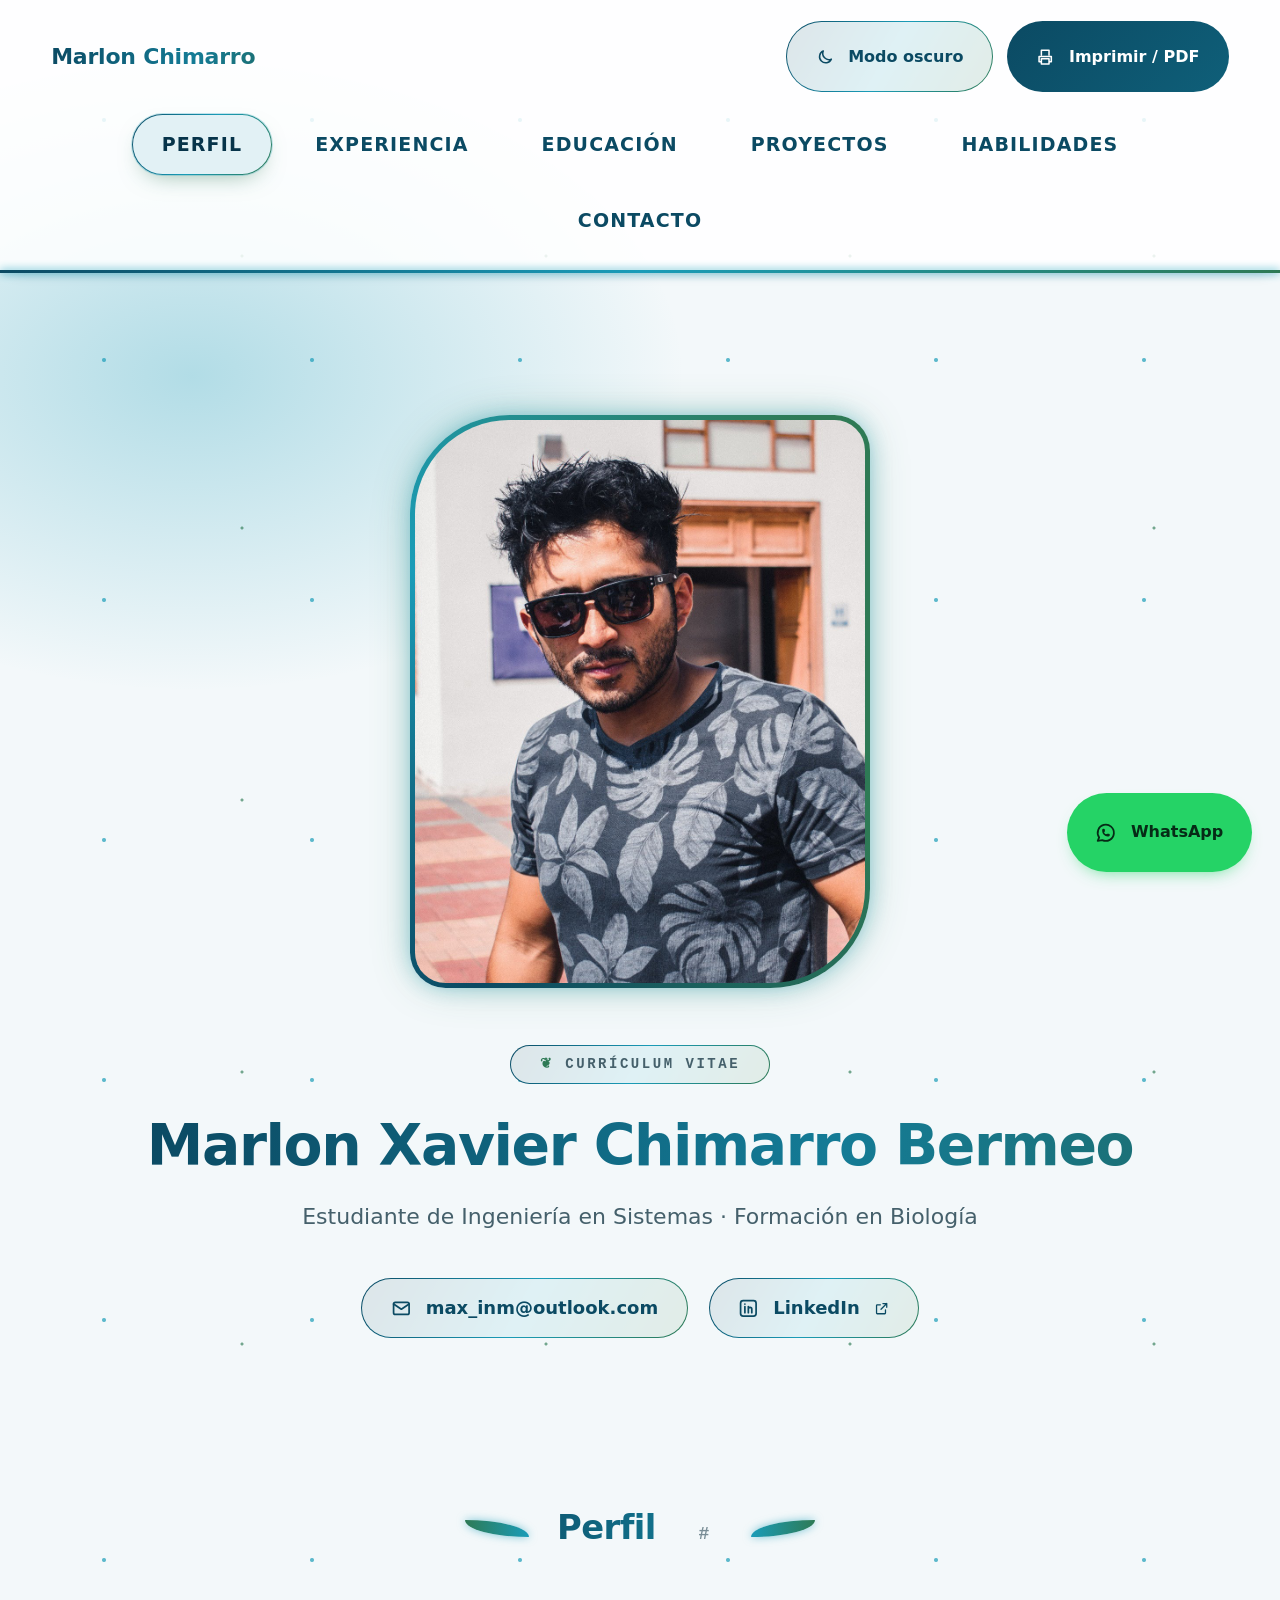
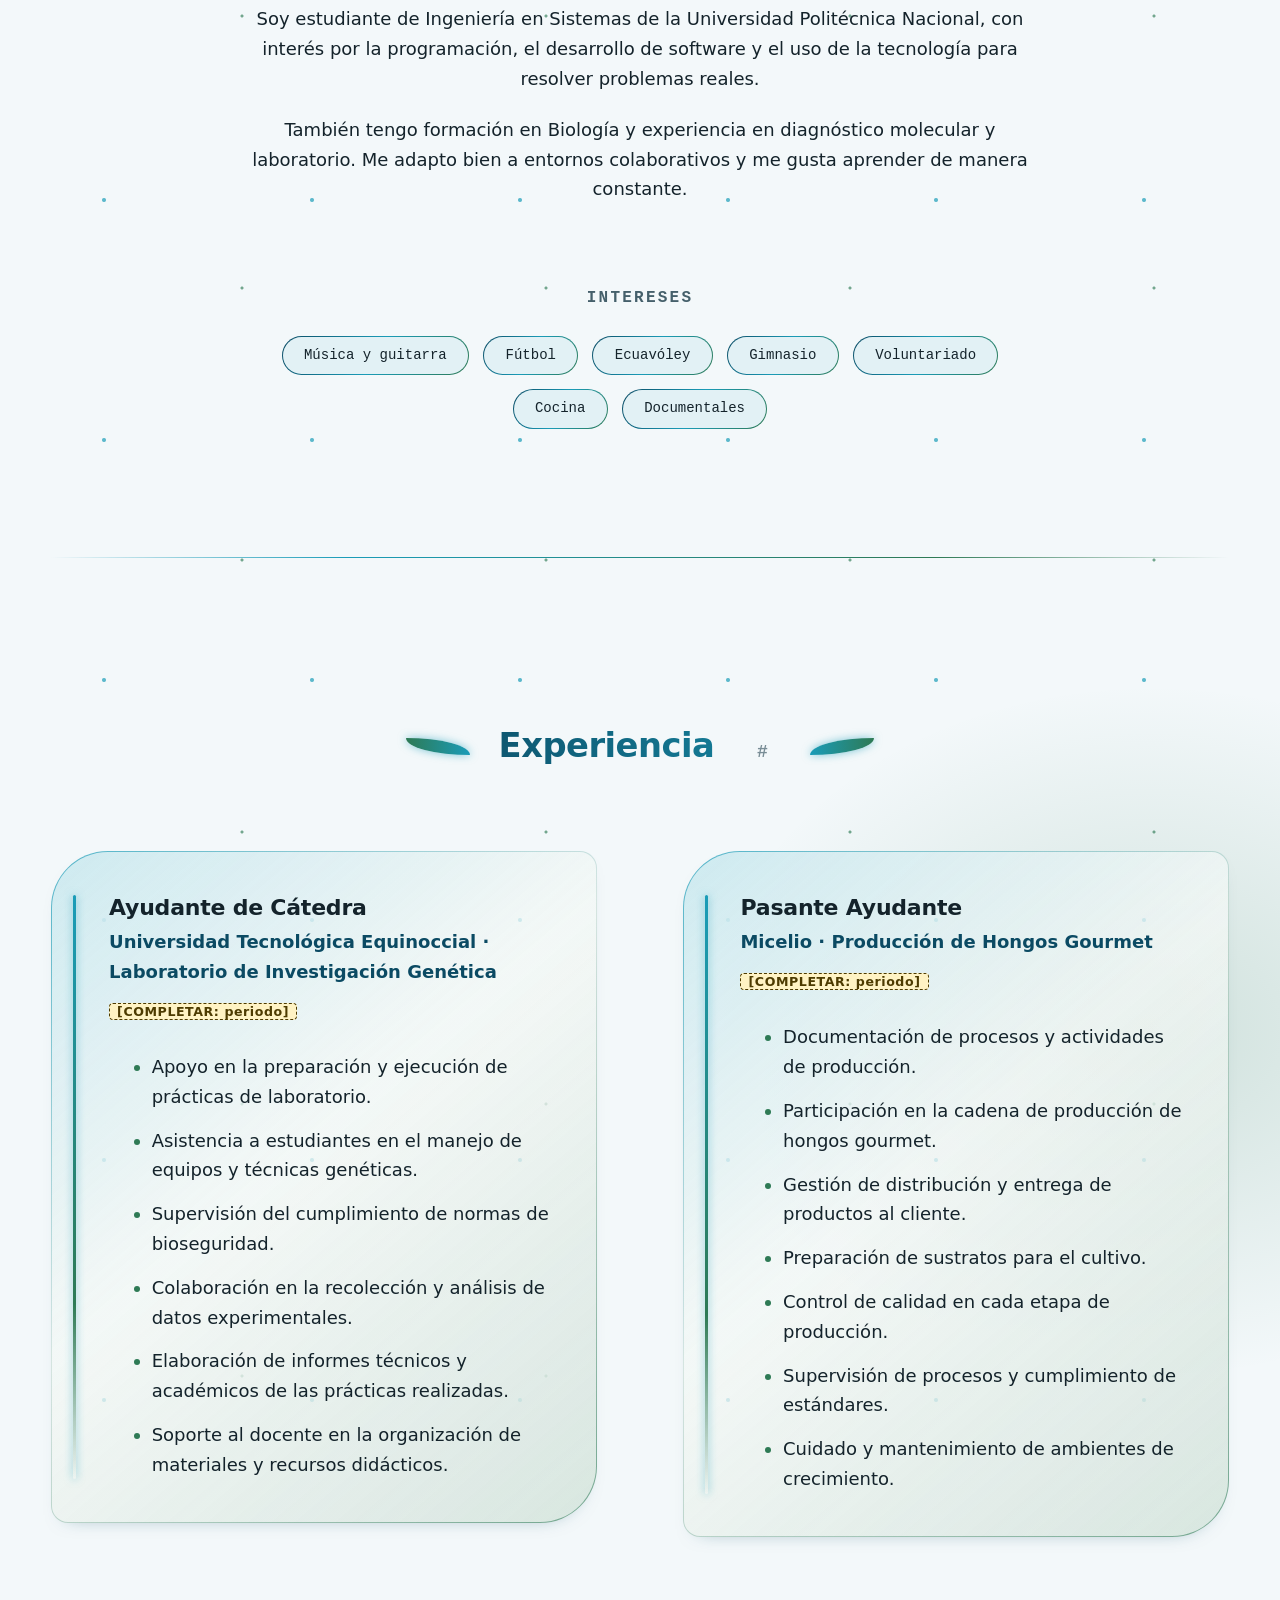
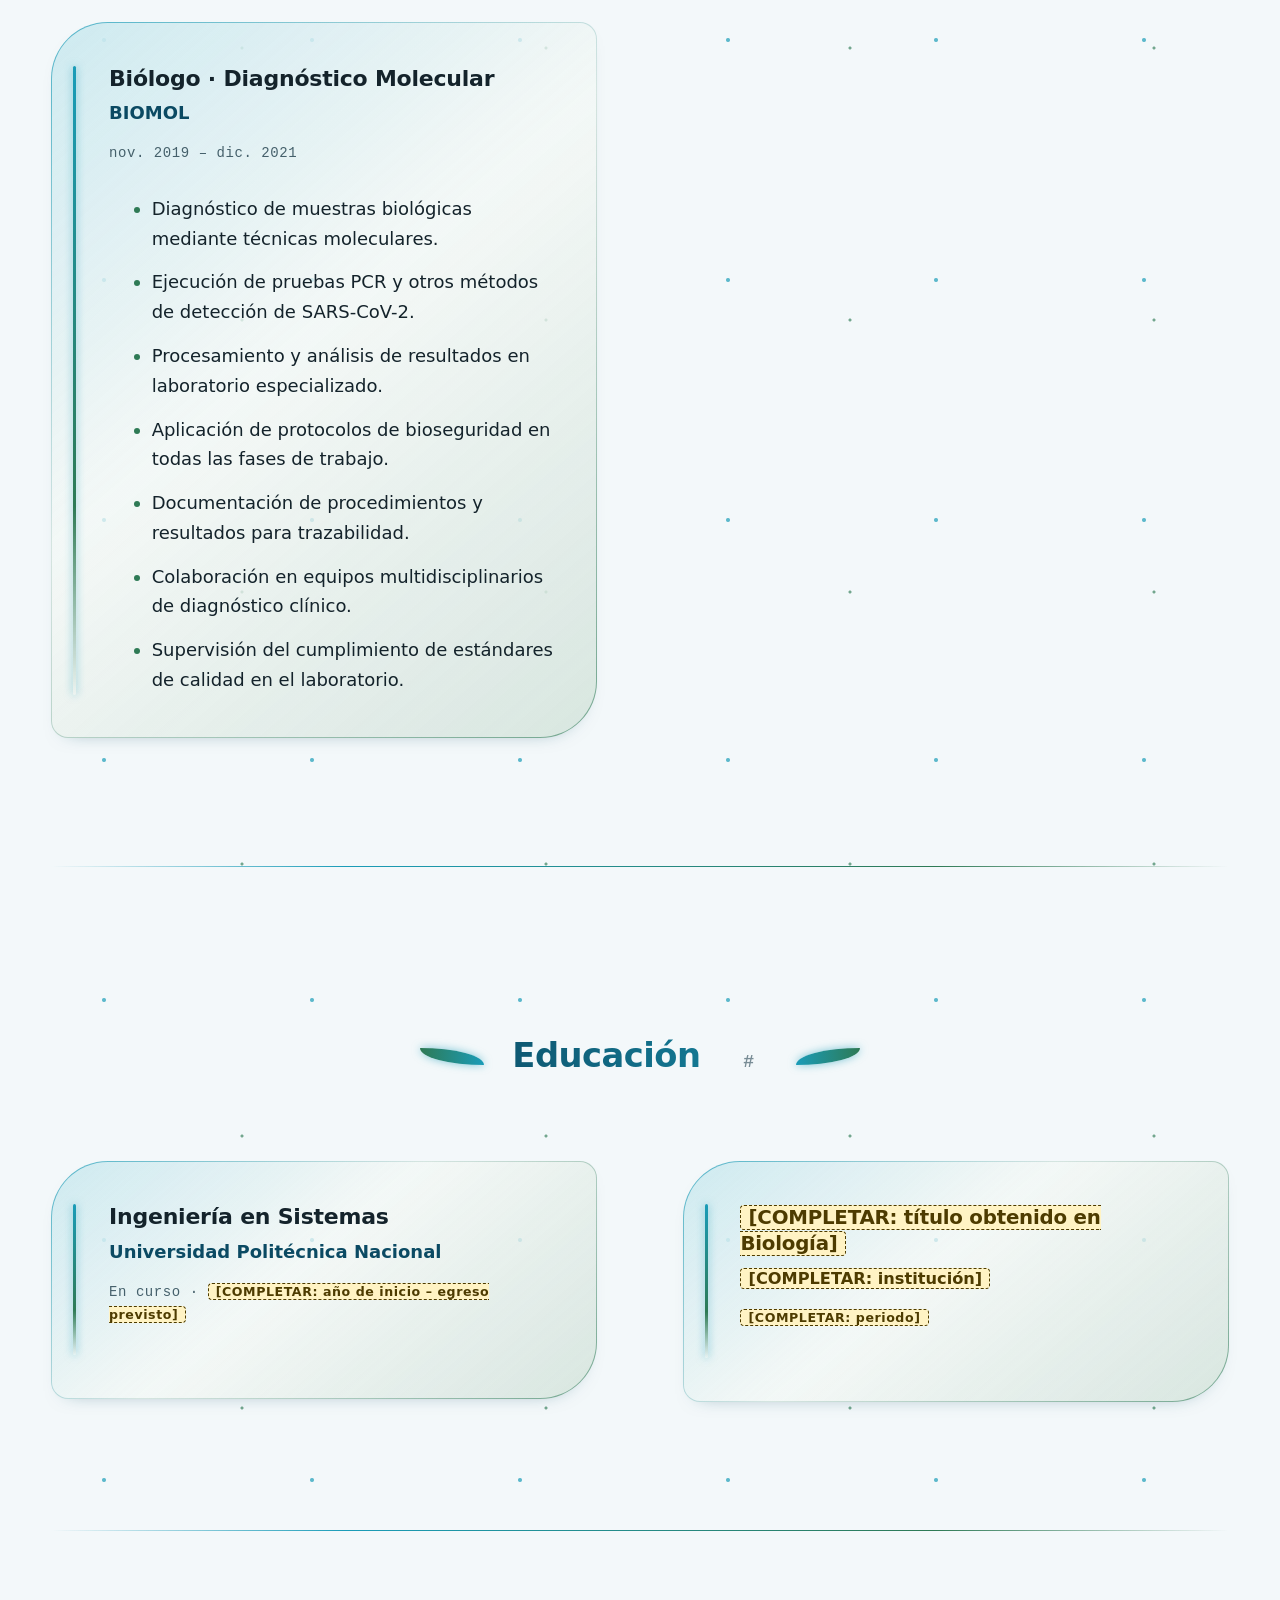
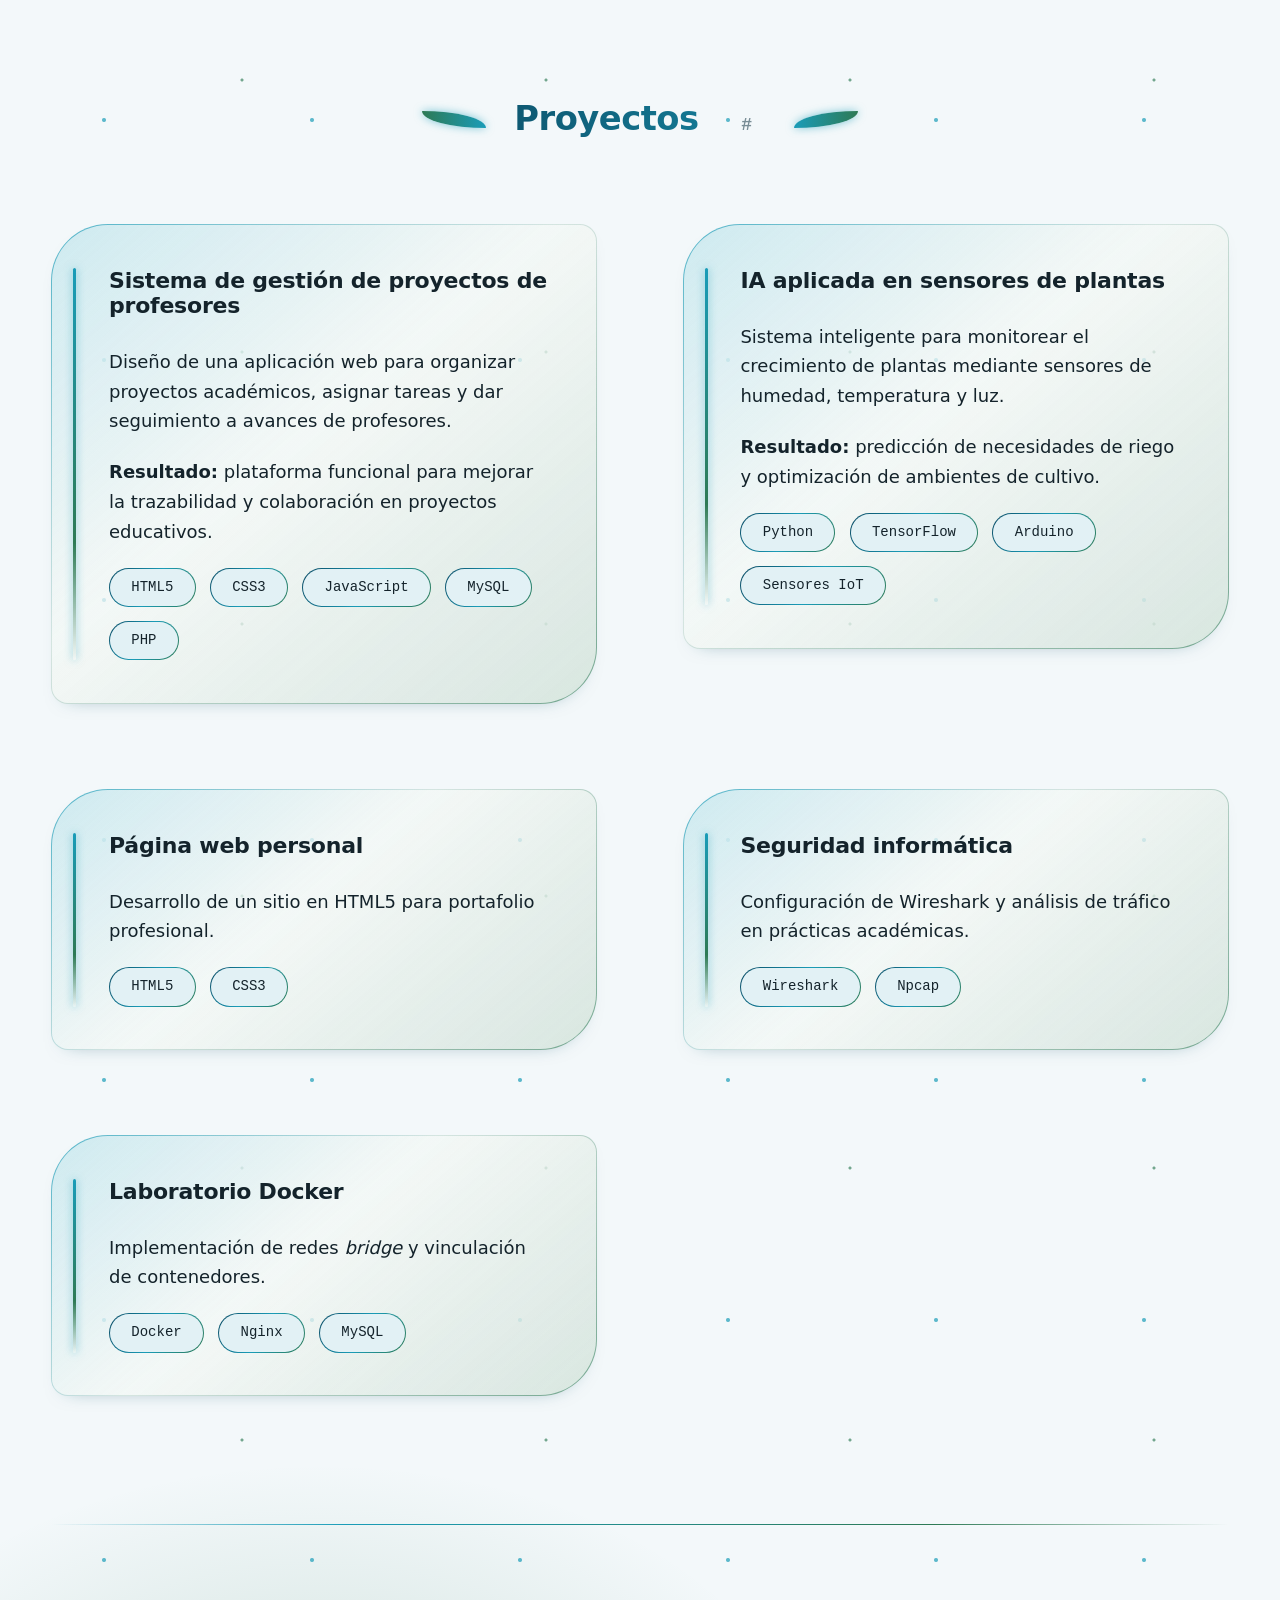
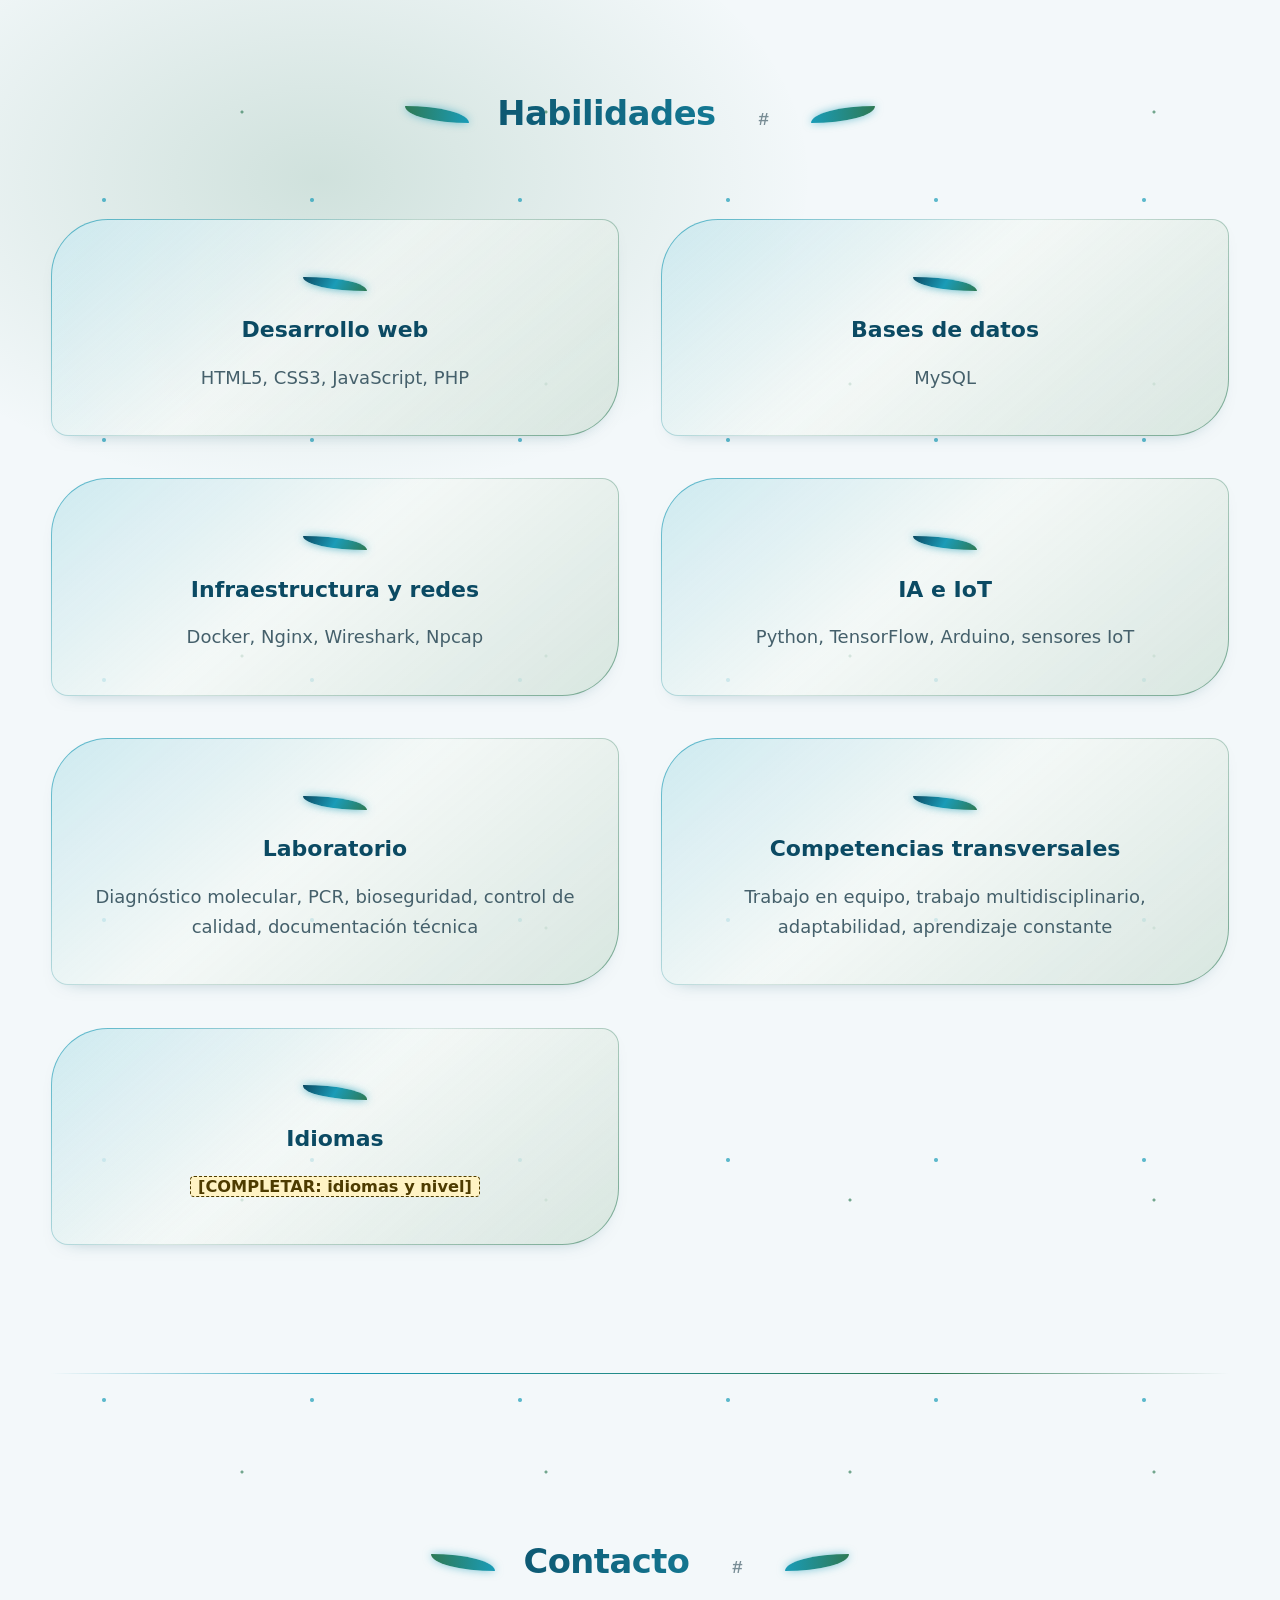
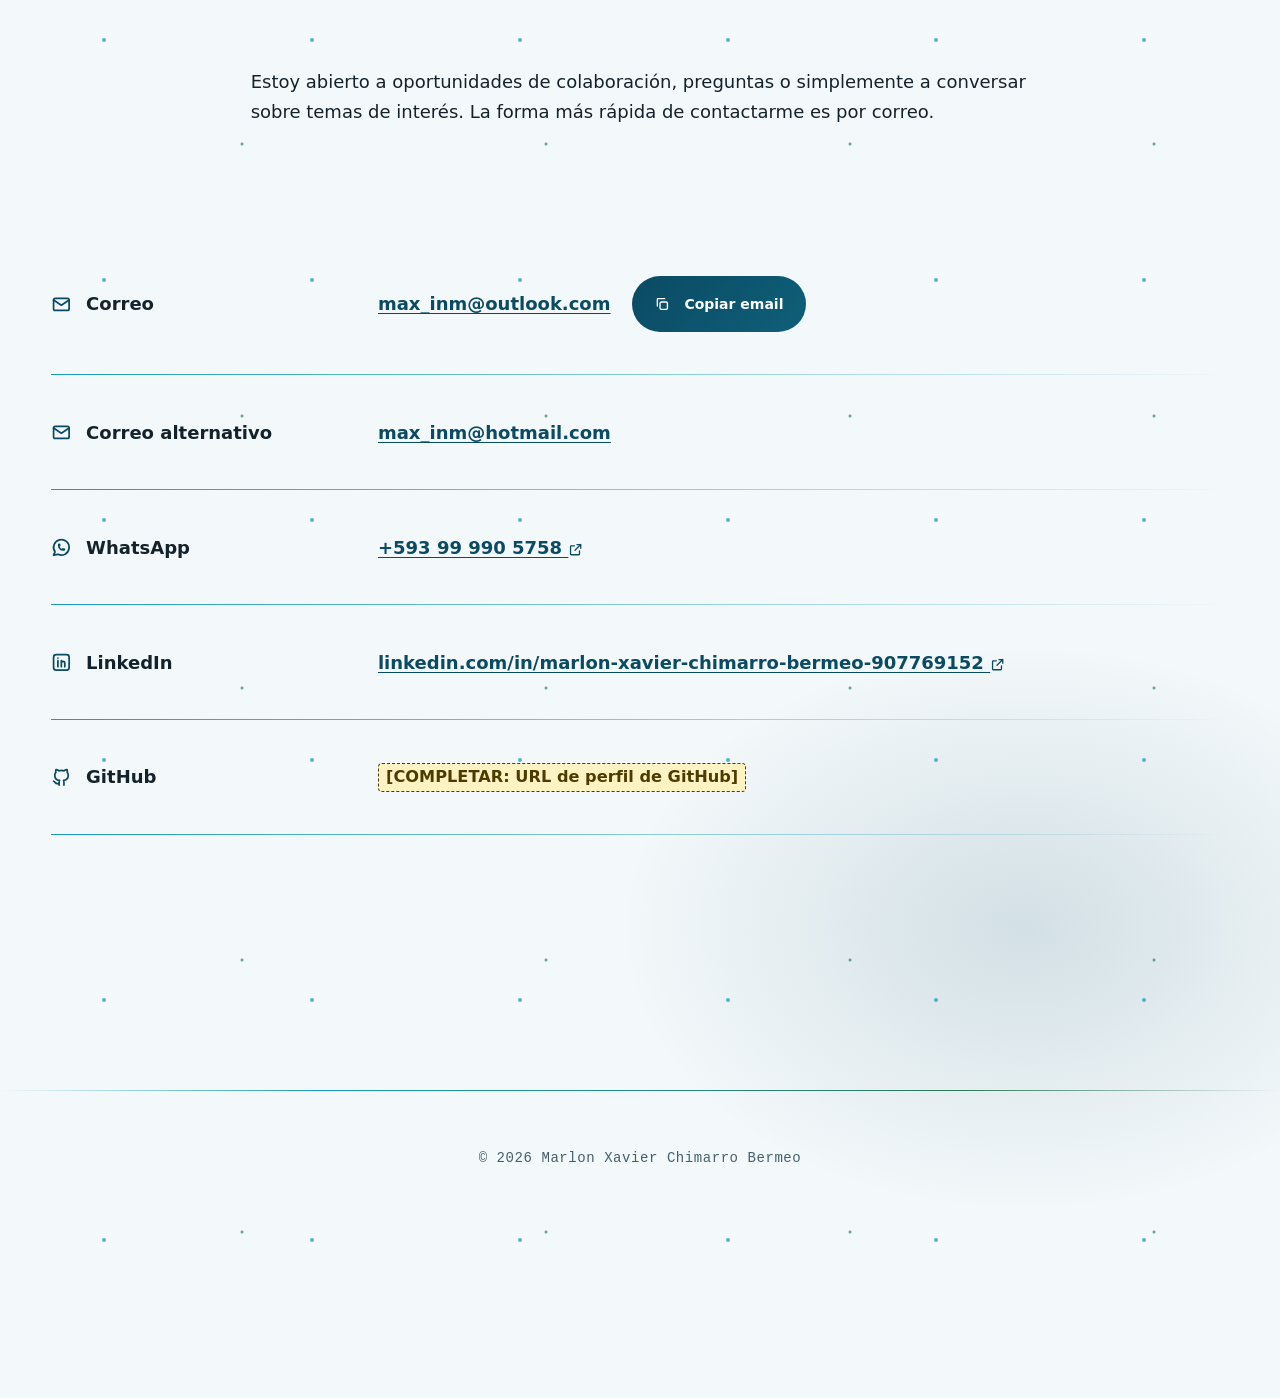
<file: index.html>
<!DOCTYPE html>
<html lang="es" class="no-js">
<head>
    <meta charset="UTF-8">
    <meta name="viewport" content="width=device-width, initial-scale=1.0">
    <meta name="color-scheme" content="light dark">
    <meta name="description" content="Currículum de Marlon Xavier Chimarro Bermeo, estudiante de Ingeniería en Sistemas con formación en Biología.">
    <title>CV | Marlon Xavier Chimarro Bermeo</title>
    <link rel="icon" href="assets/favicon.svg" type="image/svg+xml">
    <link rel="stylesheet" href="css/styles.css">
    <!-- Capa experimental «Bosque digital». Borra esta línea para volver al diseño «Cian neón». -->
    <link rel="stylesheet" href="css/naturaleza.css" media="screen">
    <script>
        /* Marca que JS está activo y aplica el tema guardado antes de pintar (evita parpadeo). */
        (function () {
            var d = document.documentElement;
            d.classList.remove('no-js');
            d.classList.add('js');
            try {
                var t = localStorage.getItem('tema');
                if (t === 'light' || t === 'dark') d.setAttribute('data-theme', t);
            } catch (e) {}
        })();
    </script>
    <script src="js/main.js" defer></script>
</head>
<body id="inicio">
    <a class="skip-link" href="#contenido">Saltar al contenido</a>

    <header class="site-header">
        <div class="header-inner">
            <a class="brand" href="#inicio" title="Ir al inicio de la página">Marlon Chimarro</a>

            <div class="menu-panel">
                <nav class="site-nav" aria-label="Secciones del currículum">
                    <ul class="nav-list">
                        <li><a class="nav-link" href="#perfil">Perfil</a></li>
                        <li><a class="nav-link" href="#experiencia">Experiencia</a></li>
                        <li><a class="nav-link" href="#educacion">Educación</a></li>
                        <li><a class="nav-link" href="#proyectos">Proyectos</a></li>
                        <li><a class="nav-link" href="#habilidades">Habilidades</a></li>
                        <li><a class="nav-link" href="#contacto">Contacto</a></li>
                    </ul>
                </nav>
                <div class="header-actions js-only">
                    <button class="btn btn-ghost" id="theme-toggle" type="button" aria-label="Cambiar a modo oscuro" title="Cambiar entre modo claro y oscuro">
                        <svg class="icon icon-moon" viewBox="0 0 24 24" aria-hidden="true" focusable="false"><path d="M20 14.5A8 8 0 0 1 9.5 4 8 8 0 1 0 20 14.5z"/></svg>
                        <svg class="icon icon-sun" viewBox="0 0 24 24" aria-hidden="true" focusable="false"><circle cx="12" cy="12" r="4"/><path d="M12 2v2M12 20v2M4.9 4.9l1.4 1.4M17.7 17.7l1.4 1.4M2 12h2M20 12h2M4.9 19.1l1.4-1.4M17.7 6.3l1.4-1.4"/></svg>
                        <span class="theme-label">Modo oscuro</span>
                    </button>
                    <button class="btn" id="print-btn" type="button" title="Abre el diálogo de impresión. Elige «Guardar como PDF» para obtener un archivo.">
                        <svg class="icon" viewBox="0 0 24 24" aria-hidden="true" focusable="false"><path d="M7 9V3h10v6M7 18H4v-7h16v7h-3M7 14h10v7H7z"/></svg>
                        <span>Imprimir / PDF</span>
                    </button>
                </div>
            </div>
        </div>
    </header>

    <main id="contenido" tabindex="-1">

        <!-- ============ PERFIL ============ -->
        <section class="section profile" id="perfil" aria-labelledby="perfil-titulo">
            <div class="profile-grid">
                <img class="profile-photo" src="assets/foto-perfil.jpg" width="1024" height="1280"
                     alt="Fotografía de Marlon Xavier Chimarro Bermeo">
                <div class="profile-text">
                    <p class="eyebrow">Currículum Vitae</p>
                    <h1 class="name">Marlon Xavier Chimarro Bermeo</h1>
                    <p class="role">Estudiante de Ingeniería en Sistemas · Formación en Biología</p>
                    <ul class="quick-contact" aria-label="Contacto rápido">
                        <li>
                            <a href="mailto:max_inm@outlook.com" title="Escribir un correo a max_inm@outlook.com">
                                <svg class="icon" viewBox="0 0 24 24" aria-hidden="true" focusable="false"><rect x="3" y="5" width="18" height="14" rx="2"/><path d="m3 7 9 6 9-6"/></svg>
                                <span>max_inm@outlook.com</span>
                            </a>
                        </li>
                        <li>
                            <a href="https://www.linkedin.com/in/marlon-xavier-chimarro-bermeo-907769152/" target="_blank" rel="noopener noreferrer" title="Perfil de LinkedIn (abre en pestaña nueva)">
                                <svg class="icon" viewBox="0 0 24 24" aria-hidden="true" focusable="false"><rect x="3" y="3" width="18" height="18" rx="3"/><path d="M8 10v7M8 7v.01M12 17v-4a2 2 0 0 1 4 0v4M12 10v7"/></svg>
                                <span>LinkedIn</span>
                                <svg class="icon icon-ext" viewBox="0 0 24 24" aria-hidden="true" focusable="false"><path d="M14 4h6v6M20 4l-9 9M18 14v5a1 1 0 0 1-1 1H5a1 1 0 0 1-1-1V7a1 1 0 0 1 1-1h5"/></svg>
                                <span class="sr-only">(abre en pestaña nueva)</span>
                            </a>
                        </li>
                    </ul>
                </div>
            </div>

            <div class="profile-about">
                <h2 class="section-title" id="perfil-titulo">Perfil
                    <a class="anchor" href="#perfil" aria-label="Enlace directo a la sección Perfil" title="Enlace a esta sección">#</a>
                </h2>
                <div class="prose">
                    <p>Soy estudiante de Ingeniería en Sistemas de la Universidad Politécnica Nacional, con interés por la programación, el desarrollo de software y el uso de la tecnología para resolver problemas reales.</p>
                    <p>También tengo formación en Biología y experiencia en diagnóstico molecular y laboratorio. Me adapto bien a entornos colaborativos y me gusta aprender de manera constante.</p>
                </div>
                <h3 class="subheading">Intereses</h3>
                <ul class="tag-list" aria-label="Intereses personales">
                    <li class="tag">Música y guitarra</li>
                    <li class="tag">Fútbol</li>
                    <li class="tag">Ecuavóley</li>
                    <li class="tag">Gimnasio</li>
                    <li class="tag">Voluntariado</li>
                    <li class="tag">Cocina</li>
                    <li class="tag">Documentales</li>
                </ul>
            </div>
        </section>

        <!-- ============ EXPERIENCIA ============ -->
        <section class="section" id="experiencia" aria-labelledby="experiencia-titulo">
            <h2 class="section-title" id="experiencia-titulo">Experiencia
                <a class="anchor" href="#experiencia" aria-label="Enlace directo a la sección Experiencia" title="Enlace a esta sección">#</a>
            </h2>

            <article class="entry">
                <header class="entry-header">
                    <h3 class="entry-title">Ayudante de Cátedra</h3>
                    <p class="entry-org">Universidad Tecnológica Equinoccial · Laboratorio de Investigación Genética</p>
                    <p class="entry-meta"><mark class="todo">[COMPLETAR: periodo]</mark></p>
                </header>
                <ul class="entry-list">
                    <li>Apoyo en la preparación y ejecución de prácticas de laboratorio.</li>
                    <li>Asistencia a estudiantes en el manejo de equipos y técnicas genéticas.</li>
                    <li>Supervisión del cumplimiento de normas de bioseguridad.</li>
                    <li>Colaboración en la recolección y análisis de datos experimentales.</li>
                    <li>Elaboración de informes técnicos y académicos de las prácticas realizadas.</li>
                    <li>Soporte al docente en la organización de materiales y recursos didácticos.</li>
                </ul>
            </article>

            <article class="entry">
                <header class="entry-header">
                    <h3 class="entry-title">Pasante Ayudante</h3>
                    <p class="entry-org">Micelio · Producción de Hongos Gourmet</p>
                    <p class="entry-meta"><mark class="todo">[COMPLETAR: periodo]</mark></p>
                </header>
                <ul class="entry-list">
                    <li>Documentación de procesos y actividades de producción.</li>
                    <li>Participación en la cadena de producción de hongos gourmet.</li>
                    <li>Gestión de distribución y entrega de productos al cliente.</li>
                    <li>Preparación de sustratos para el cultivo.</li>
                    <li>Control de calidad en cada etapa de producción.</li>
                    <li>Supervisión de procesos y cumplimiento de estándares.</li>
                    <li>Cuidado y mantenimiento de ambientes de crecimiento.</li>
                </ul>
            </article>

            <article class="entry">
                <header class="entry-header">
                    <h3 class="entry-title">Biólogo · Diagnóstico Molecular</h3>
                    <p class="entry-org">BIOMOL</p>
                    <p class="entry-meta"><time datetime="2019-11">nov. 2019</time> – <time datetime="2021-12">dic. 2021</time></p>
                </header>
                <ul class="entry-list">
                    <li>Diagnóstico de muestras biológicas mediante técnicas moleculares.</li>
                    <li>Ejecución de pruebas PCR y otros métodos de detección de SARS-CoV-2.</li>
                    <li>Procesamiento y análisis de resultados en laboratorio especializado.</li>
                    <li>Aplicación de protocolos de bioseguridad en todas las fases de trabajo.</li>
                    <li>Documentación de procedimientos y resultados para trazabilidad.</li>
                    <li>Colaboración en equipos multidisciplinarios de diagnóstico clínico.</li>
                    <li>Supervisión del cumplimiento de estándares de calidad en el laboratorio.</li>
                </ul>
            </article>
        </section>

        <!-- ============ EDUCACIÓN ============ -->
        <section class="section" id="educacion" aria-labelledby="educacion-titulo">
            <h2 class="section-title" id="educacion-titulo">Educación
                <a class="anchor" href="#educacion" aria-label="Enlace directo a la sección Educación" title="Enlace a esta sección">#</a>
            </h2>

            <article class="entry">
                <header class="entry-header">
                    <h3 class="entry-title">Ingeniería en Sistemas</h3>
                    <p class="entry-org">Universidad Politécnica Nacional</p>
                    <p class="entry-meta">En curso · <mark class="todo">[COMPLETAR: año de inicio – egreso previsto]</mark></p>
                </header>
            </article>

            <article class="entry">
                <header class="entry-header">
                    <h3 class="entry-title"><mark class="todo">[COMPLETAR: título obtenido en Biología]</mark></h3>
                    <p class="entry-org"><mark class="todo">[COMPLETAR: institución]</mark></p>
                    <p class="entry-meta"><mark class="todo">[COMPLETAR: periodo]</mark></p>
                </header>
            </article>
        </section>

        <!-- ============ PROYECTOS ============ -->
        <section class="section" id="proyectos" aria-labelledby="proyectos-titulo">
            <h2 class="section-title" id="proyectos-titulo">Proyectos
                <a class="anchor" href="#proyectos" aria-label="Enlace directo a la sección Proyectos" title="Enlace a esta sección">#</a>
            </h2>

            <article class="entry">
                <header class="entry-header">
                    <h3 class="entry-title">Sistema de gestión de proyectos de profesores</h3>
                </header>
                <p>Diseño de una aplicación web para organizar proyectos académicos, asignar tareas y dar seguimiento a avances de profesores.</p>
                <p><strong>Resultado:</strong> plataforma funcional para mejorar la trazabilidad y colaboración en proyectos educativos.</p>
                <ul class="tag-list" aria-label="Tecnologías usadas">
                    <li class="tag">HTML5</li><li class="tag">CSS3</li><li class="tag">JavaScript</li><li class="tag">MySQL</li><li class="tag">PHP</li>
                </ul>
            </article>

            <article class="entry">
                <header class="entry-header">
                    <h3 class="entry-title">IA aplicada en sensores de plantas</h3>
                </header>
                <p>Sistema inteligente para monitorear el crecimiento de plantas mediante sensores de humedad, temperatura y luz.</p>
                <p><strong>Resultado:</strong> predicción de necesidades de riego y optimización de ambientes de cultivo.</p>
                <ul class="tag-list" aria-label="Tecnologías usadas">
                    <li class="tag">Python</li><li class="tag">TensorFlow</li><li class="tag">Arduino</li><li class="tag">Sensores IoT</li>
                </ul>
            </article>

            <article class="entry">
                <header class="entry-header">
                    <h3 class="entry-title">Página web personal</h3>
                </header>
                <p>Desarrollo de un sitio en HTML5 para portafolio profesional.</p>
                <ul class="tag-list" aria-label="Tecnologías usadas">
                    <li class="tag">HTML5</li><li class="tag">CSS3</li>
                </ul>
            </article>

            <article class="entry">
                <header class="entry-header">
                    <h3 class="entry-title">Seguridad informática</h3>
                </header>
                <p>Configuración de Wireshark y análisis de tráfico en prácticas académicas.</p>
                <ul class="tag-list" aria-label="Tecnologías usadas">
                    <li class="tag">Wireshark</li><li class="tag">Npcap</li>
                </ul>
            </article>

            <article class="entry">
                <header class="entry-header">
                    <h3 class="entry-title">Laboratorio Docker</h3>
                </header>
                <p>Implementación de redes <i lang="en">bridge</i> y vinculación de contenedores.</p>
                <ul class="tag-list" aria-label="Tecnologías usadas">
                    <li class="tag">Docker</li><li class="tag">Nginx</li><li class="tag">MySQL</li>
                </ul>
            </article>
        </section>

        <!-- ============ HABILIDADES ============ -->
        <section class="section" id="habilidades" aria-labelledby="habilidades-titulo">
            <h2 class="section-title" id="habilidades-titulo">Habilidades
                <a class="anchor" href="#habilidades" aria-label="Enlace directo a la sección Habilidades" title="Enlace a esta sección">#</a>
            </h2>
            <dl class="skills">
                <div class="skill-group">
                    <dt>Desarrollo web</dt>
                    <dd>HTML5, CSS3, JavaScript, PHP</dd>
                </div>
                <div class="skill-group">
                    <dt>Bases de datos</dt>
                    <dd>MySQL</dd>
                </div>
                <div class="skill-group">
                    <dt>Infraestructura y redes</dt>
                    <dd>Docker, Nginx, Wireshark, Npcap</dd>
                </div>
                <div class="skill-group">
                    <dt>IA e IoT</dt>
                    <dd>Python, TensorFlow, Arduino, sensores IoT</dd>
                </div>
                <div class="skill-group">
                    <dt>Laboratorio</dt>
                    <dd>Diagnóstico molecular, PCR, bioseguridad, control de calidad, documentación técnica</dd>
                </div>
                <div class="skill-group">
                    <dt>Competencias transversales</dt>
                    <dd>Trabajo en equipo, trabajo multidisciplinario, adaptabilidad, aprendizaje constante</dd>
                </div>
                <div class="skill-group">
                    <dt>Idiomas</dt>
                    <dd><mark class="todo">[COMPLETAR: idiomas y nivel]</mark></dd>
                </div>
            </dl>
        </section>

        <!-- ============ CONTACTO ============ -->
        <section class="section" id="contacto" aria-labelledby="contacto-titulo">
            <h2 class="section-title" id="contacto-titulo">Contacto
                <a class="anchor" href="#contacto" aria-label="Enlace directo a la sección Contacto" title="Enlace a esta sección">#</a>
            </h2>
            <p class="prose">Estoy abierto a oportunidades de colaboración, preguntas o simplemente a conversar sobre temas de interés. La forma más rápida de contactarme es por correo.</p>

            <ul class="contact-list">
                <li class="contact-item">
                    <span class="contact-label">
                        <svg class="icon" viewBox="0 0 24 24" aria-hidden="true" focusable="false"><rect x="3" y="5" width="18" height="14" rx="2"/><path d="m3 7 9 6 9-6"/></svg>
                        Correo
                    </span>
                    <span class="contact-value">
                        <a href="mailto:max_inm@outlook.com" id="email" title="Escribir un correo (abre tu aplicación de correo)">max_inm@outlook.com</a>
                        <button class="btn btn-small js-only" id="copy-email" type="button" data-copy="max_inm@outlook.com" aria-describedby="copy-status" title="Copiar la dirección de correo al portapapeles">
                            <svg class="icon" viewBox="0 0 24 24" aria-hidden="true" focusable="false"><rect x="9" y="9" width="11" height="11" rx="2"/><path d="M5 15V5a1 1 0 0 1 1-1h10"/></svg>
                            <span>Copiar email</span>
                        </button>
                        <span class="copy-status" id="copy-status" role="status" aria-live="polite"></span>
                    </span>
                </li>
                <li class="contact-item">
                    <span class="contact-label">
                        <svg class="icon" viewBox="0 0 24 24" aria-hidden="true" focusable="false"><rect x="3" y="5" width="18" height="14" rx="2"/><path d="m3 7 9 6 9-6"/></svg>
                        Correo alternativo
                    </span>
                    <span class="contact-value">
                        <a href="mailto:max_inm@hotmail.com" title="Escribir un correo (abre tu aplicación de correo)">max_inm@hotmail.com</a>
                    </span>
                </li>
                <li class="contact-item">
                    <span class="contact-label">
                        <svg class="icon" viewBox="0 0 24 24" aria-hidden="true" focusable="false"><path d="M3 21l1.65-3.8a9 9 0 1 1 3.4 2.9L3 21"/><path d="M9 10a.5.5 0 0 0 1 0V9a.5.5 0 0 0-1 0v1a5 5 0 0 0 5 5h1a.5.5 0 0 0 0-1h-1a.5.5 0 0 0 0 1"/></svg>
                        WhatsApp
                    </span>
                    <span class="contact-value">
                        <a href="https://wa.me/593999905758" target="_blank" rel="noopener noreferrer" title="Escribir por WhatsApp (abre en pestaña nueva)">
                            +593 99 990 5758
                            <svg class="icon icon-ext" viewBox="0 0 24 24" aria-hidden="true" focusable="false"><path d="M14 4h6v6M20 4l-9 9M18 14v5a1 1 0 0 1-1 1H5a1 1 0 0 1-1-1V7a1 1 0 0 1 1-1h5"/></svg>
                            <span class="sr-only">(abre en pestaña nueva)</span>
                        </a>
                    </span>
                </li>
                <li class="contact-item">
                    <span class="contact-label">
                        <svg class="icon" viewBox="0 0 24 24" aria-hidden="true" focusable="false"><rect x="3" y="3" width="18" height="18" rx="3"/><path d="M8 10v7M8 7v.01M12 17v-4a2 2 0 0 1 4 0v4M12 10v7"/></svg>
                        LinkedIn
                    </span>
                    <span class="contact-value">
                        <a href="https://www.linkedin.com/in/marlon-xavier-chimarro-bermeo-907769152/" target="_blank" rel="noopener noreferrer" title="Perfil de LinkedIn (abre en pestaña nueva)">
                            linkedin.com/in/marlon-xavier-chimarro-bermeo-907769152
                            <svg class="icon icon-ext" viewBox="0 0 24 24" aria-hidden="true" focusable="false"><path d="M14 4h6v6M20 4l-9 9M18 14v5a1 1 0 0 1-1 1H5a1 1 0 0 1-1-1V7a1 1 0 0 1 1-1h5"/></svg>
                            <span class="sr-only">(abre en pestaña nueva)</span>
                        </a>
                    </span>
                </li>
                <li class="contact-item">
                    <span class="contact-label">
                        <svg class="icon" viewBox="0 0 24 24" aria-hidden="true" focusable="false"><path d="M9 19c-4 1.5-4-2-6-2.5M15 21v-3.5c0-1 .1-1.4-.5-2 2.8-.3 5.5-1.4 5.5-6a4.6 4.6 0 0 0-1.3-3.2 4.2 4.2 0 0 0-.1-3.2s-1-.3-3.4 1.3a11.6 11.6 0 0 0-6 0C6.8 2.8 5.8 3.1 5.8 3.1a4.2 4.2 0 0 0-.1 3.2A4.6 4.6 0 0 0 4.4 9.5c0 4.6 2.7 5.7 5.5 6-.6.6-.6 1.2-.5 2V21"/></svg>
                        GitHub
                    </span>
                    <span class="contact-value"><mark class="todo">[COMPLETAR: URL de perfil de GitHub]</mark></span>
                </li>
            </ul>
        </section>
    </main>

    <footer class="site-footer">
        <p>&copy; 2026 Marlon Xavier Chimarro Bermeo</p>
    </footer>

    <!-- Acciones flotantes (esquina inferior derecha) -->
    <div class="floating-actions">
        <a class="fab to-top" href="#inicio" title="Volver al inicio de la página">
            <svg class="icon" viewBox="0 0 24 24" aria-hidden="true" focusable="false"><path d="M12 19V5M5 12l7-7 7 7"/></svg>
            <span>Volver arriba</span>
        </a>
        <a class="fab whatsapp-fab" href="https://wa.me/593999905758" target="_blank" rel="noopener noreferrer" title="Escribir por WhatsApp al +593 99 990 5758 (abre en pestaña nueva)">
            <svg class="icon" viewBox="0 0 24 24" aria-hidden="true" focusable="false"><path d="M3 21l1.65-3.8a9 9 0 1 1 3.4 2.9L3 21"/><path d="M9 10a.5.5 0 0 0 1 0V9a.5.5 0 0 0-1 0v1a5 5 0 0 0 5 5h1a.5.5 0 0 0 0-1h-1a.5.5 0 0 0 0 1"/></svg>
            <span>WhatsApp</span>
            <span class="sr-only">(abre en pestaña nueva)</span>
        </a>
    </div>
</body>
</html>
</file>
<file: css/styles.css>
/* =========================================================
   CV · Marlon Xavier Chimarro Bermeo
   Estilo futurista: vidrio esmerilado, degradados y brillos
   sobre la paleta cian neón (azul petróleo / cian).
   Índice:
   1. Tokens (variables)   5. Componentes
   2. Tema oscuro          6. Utilidades
   3. Base y fondo         7. Movimiento (solo si el usuario lo permite)
   4. Layout               8. Impresión
   ========================================================= */

/* ---------- 1. Tokens ---------- */
:root {
    /* Paleta: 2 colores + neutros */
    --c-primary: #0b4a63;          /* azul petróleo: enlaces, navegación, activo, foco */
    --c-primary-strong: #07344a;   /* hover/active del primario */
    --c-accent: #1a9cb8;           /* cian: degradados, brillos y detalles */
    --c-text: #14232b;
    --c-text-muted: #45606b;
    --c-bg: #f3f8fa;
    --c-surface: #ffffff;
    --c-border: #d3e3e9;
    --c-tag-bg: #e2f1f5;
    --c-todo-bg: #fff3c4;
    --c-todo-text: #4d3b00;
    --c-on-primary: #ffffff;
    --c-whatsapp: #25d366;         /* color de marca, solo en el botón de WhatsApp */
    --c-whatsapp-strong: #1ebe5b;
    --c-on-whatsapp: #062b16;

    /* Degradados y efectos: todos derivan de los dos colores de la paleta */
    --grad-brand: linear-gradient(120deg, var(--c-primary), var(--c-accent));
    /* Texto: el tono claro se mezcla con el primario para mantener ≥ 3:1 incluso sobre las auroras */
    --grad-text: linear-gradient(100deg, var(--c-primary) 0%, color-mix(in srgb, var(--c-primary) 40%, var(--c-accent)) 50%, var(--c-primary) 100%);
    /* Relleno de botones: el extremo claro se mezcla con el primario para mantener contraste ≥ 4.5:1 */
    --grad-fill: linear-gradient(135deg, var(--c-primary), color-mix(in srgb, var(--c-primary) 62%, var(--c-accent)));
    --grad-line: linear-gradient(90deg, transparent, var(--c-accent) 30%, var(--c-primary) 70%, transparent);
    --glass: color-mix(in srgb, var(--c-surface) 72%, transparent);
    --glass-strong: color-mix(in srgb, var(--c-surface) 86%, transparent);
    --glow: 0 0 0 1px color-mix(in srgb, var(--c-accent) 25%, transparent),
            0 10px 24px -12px color-mix(in srgb, var(--c-accent) 60%, transparent);
    --glow-strong: 0 0 0 1px color-mix(in srgb, var(--c-accent) 45%, transparent),
                   0 12px 28px -12px color-mix(in srgb, var(--c-accent) 75%, transparent);

    /* Tipografía: 2 familias del sistema (sin descargas): sans para todo, mono para datos técnicos */
    --font-sans: system-ui, -apple-system, "Segoe UI Variable", "Segoe UI", Roboto, "Helvetica Neue", Arial, sans-serif;
    --font-mono: ui-monospace, "Cascadia Code", "SF Mono", "JetBrains Mono", Consolas, monospace;
    /* La raíz crece hasta 2.5× (ver html): el texto usa la mitad de esa escala,
       con un mínimo en px para que siga legible en móvil. El espaciado no cambia. */
    --fs-xs: max(0.4375rem, 14px);
    --fs-sm: max(0.5rem, 16px);
    --fs-base: max(0.5625rem, 18px);
    --fs-md: max(0.6875rem, 22px);
    --fs-lg: max(1.1875rem, 30px);
    --fs-xl: max(2rem, 40px);
    --fs-nav: max(0.59375rem, 19px);
    --lh-tight: 1.15;
    --lh-base: 1.65;

    /* Espaciado (escala 4px) */
    --sp-1: 0.25rem;
    --sp-2: 0.5rem;
    --sp-3: 0.75rem;
    --sp-4: 1rem;
    --sp-5: 1.5rem;
    --sp-6: 2rem;
    --sp-7: 3rem;
    --sp-8: 4.5rem;
    --sp-9: 6rem;

    --radius: 12px;
    --radius-lg: 20px;
    --radius-pill: 999px;
    --page-gutter: clamp(1rem, 4vw, 3rem);  /* margen lateral fluido */
    --page-max: 76rem;                      /* ancho máximo del contenido (en rem: crece con la letra) */
    --col-min: 18rem;                       /* ancho mínimo de columna de las entradas */
    --prose-max: 68ch;
    --header-h: 7rem;               /* alto de la cabecera fija; main.js lo mide y actualiza */
    --focus-ring: 3px solid var(--c-primary);
    --transition: 220ms cubic-bezier(.2, .7, .2, 1);
}

/* ---------- 2. Tema oscuro (sistema + manual) ---------- */
@media (prefers-color-scheme: dark) {
    :root:not([data-theme="light"]) {
        --c-primary: #67e3f5;
        --c-primary-strong: #a5f0fa;
        --c-accent: #0e8fae;
        --c-text: #e4f3f7;
        --c-text-muted: #a9c4cc;
        --c-bg: #081218;
        --c-surface: #0f1d25;
        --c-border: #1f3a46;
        --c-tag-bg: #15303a;
        --c-todo-bg: #4d3b00;
        --c-todo-text: #fff3c4;
        --c-on-primary: #081218;
        color-scheme: dark;
    }
}

:root[data-theme="dark"] {
    --c-primary: #67e3f5;
    --c-primary-strong: #a5f0fa;
    --c-accent: #0e8fae;
    --c-text: #e4f3f7;
    --c-text-muted: #a9c4cc;
    --c-bg: #081218;
    --c-surface: #0f1d25;
    --c-border: #1f3a46;
    --c-tag-bg: #15303a;
    --c-todo-bg: #4d3b00;
    --c-todo-text: #fff3c4;
    --c-on-primary: #081218;
    color-scheme: dark;
}

:root[data-theme="light"] {
    color-scheme: light;
}

/* ---------- 3. Base y fondo ---------- */
*,
*::before,
*::after {
    box-sizing: border-box;
}

/* Toda la escala (texto, espaciado, botones) está en rem: al crecer la raíz,
   crece la página entera. 16px en móvil → 2.5× (40px) hacia 1920px de ancho. */
html {
    font-size: clamp(100%, 0.32rem + 1.82vw, 250%);
    scroll-behavior: smooth;
    scroll-padding-top: calc(var(--header-h) + var(--sp-4));
    scrollbar-color: var(--c-accent) transparent;
    -webkit-text-size-adjust: 100%;
}

body {
    margin: 0;
    font-family: var(--font-sans);
    font-size: var(--fs-base);
    line-height: var(--lh-base);
    color: var(--c-text);
    /* Fondo de auroras pintado en el propio body: se desplaza con la página y se
       rasteriza una sola vez (sin capas fijas, máscaras ni filtros: rendimiento) */
    background:
        radial-gradient(60vw 50vh at 18% 4%, color-mix(in srgb, var(--c-accent) 30%, transparent), transparent 70%) no-repeat,
        radial-gradient(50vw 60vh at 90% 30%, color-mix(in srgb, var(--c-primary) 18%, transparent), transparent 70%) no-repeat,
        radial-gradient(60vw 50vh at 30% 85%, color-mix(in srgb, var(--c-accent) 22%, transparent), transparent 70%) no-repeat,
        var(--c-bg);
}

::selection {
    background: color-mix(in srgb, var(--c-accent) 45%, transparent);
    color: var(--c-text);
}

img {
    max-width: 100%;
    height: auto;
    display: block;
}

h1,
h2,
h3 {
    line-height: var(--lh-tight);
    margin: 0;
}

p {
    margin: 0 0 var(--sp-3);
}

a {
    color: var(--c-primary);
    text-decoration-thickness: 1px;
    text-underline-offset: 3px;
}

a:hover {
    color: var(--c-primary-strong);
    text-decoration-thickness: 2px;
}

/* Foco visible y consistente en todo el sitio */
:focus-visible {
    outline: var(--focus-ring);
    outline-offset: 3px;
    border-radius: 4px;
}

main:focus {
    outline: none;
}

.icon {
    width: 1.15em;
    height: 1.15em;
    flex: none;
    fill: none;
    stroke: currentColor;
    stroke-width: 2;
    stroke-linecap: round;
    stroke-linejoin: round;
    vertical-align: -0.2em;
}

.icon-ext {
    width: 0.85em;
    height: 0.85em;
}

/* Texto con degradado (nombre, marca y títulos). Contraste ≥ 3:1 en ambos extremos: solo texto grande. */
.brand,
.name,
.section-title {
    background-image: var(--grad-text);
    background-size: 200% 100%;
    -webkit-background-clip: text;
    background-clip: text;
    -webkit-text-fill-color: transparent;
    color: var(--c-primary);   /* respaldo si no hay background-clip: text */
}

/* ---------- 4. Layout ---------- */
.skip-link {
    position: absolute;
    left: var(--sp-4);
    top: -100px;
    z-index: 100;
    padding: var(--sp-2) var(--sp-4);
    background: var(--c-primary);
    color: var(--c-on-primary);
    font-weight: 600;
    border-radius: var(--radius);
}

.skip-link:focus {
    top: var(--sp-2);
    color: var(--c-on-primary);
}

/* Cabecera translúcida (sin backdrop-filter, por rendimiento) con una línea de luz en el borde inferior */
.site-header {
    position: sticky;
    top: 0;
    z-index: 50;
    background: var(--glass-strong);
    box-shadow: 0 6px 16px -12px color-mix(in srgb, var(--c-primary) 45%, transparent);
}

.site-header::after {
    content: "";
    position: absolute;
    left: 0;
    right: 0;
    bottom: 0;
    height: 1px;
    background: var(--grad-line);
}

.header-inner {
    max-width: calc(var(--page-max) + 2 * var(--page-gutter));
    margin: 0 auto;
    padding: var(--sp-3) var(--page-gutter);
    display: flex;
    flex-wrap: wrap;
    align-items: center;
    gap: var(--sp-3) var(--sp-4);
}

.brand {
    font-size: var(--fs-md);
    font-weight: 800;
    letter-spacing: -0.01em;
    text-decoration: none;
    white-space: nowrap;
}

.brand:hover {
    background-position: 100% 0;
}

/* Cabecera en dos filas: nombre y acciones arriba; secciones del CV abajo, centradas.
   El contenedor no genera caja para que sus hijos se ordenen en la fila de la cabecera. */
.menu-panel {
    display: contents;
}

.site-nav {
    order: 3;
    flex-basis: 100%;
}

.nav-list {
    display: flex;
    flex-wrap: wrap;
    justify-content: center;
    gap: var(--sp-2);
    margin: 0;
    padding: 0;
    list-style: none;
}

.nav-link {
    display: block;
    padding: var(--sp-2) var(--sp-4);
    border: 1.5px solid transparent;
    border-radius: var(--radius-pill);
    color: var(--c-primary);
    font-size: var(--fs-nav);
    font-weight: 600;
    letter-spacing: 0.06em;
    text-transform: uppercase;
    text-decoration: none;
    transition: color var(--transition), background-color var(--transition), box-shadow var(--transition);
}

.nav-link:hover {
    color: var(--c-primary-strong);
    background-color: var(--c-tag-bg);
}

.nav-link:active {
    background-color: var(--c-border);
}

/* H1 · sección activa (lo marca main.js con aria-current): píldora con borde degradado y brillo */
.nav-link[aria-current="true"] {
    color: var(--c-primary-strong);
    font-weight: 800;
    background:
        linear-gradient(var(--c-tag-bg), var(--c-tag-bg)) padding-box,
        var(--grad-brand) border-box;
    box-shadow: var(--glow);
}

.header-actions {
    order: 2;
    display: flex;
    flex-wrap: wrap;
    gap: var(--sp-2);
    margin-left: auto;
}

main {
    max-width: calc(var(--page-max) + 2 * var(--page-gutter));
    margin: 0 auto;
    padding: var(--sp-6) var(--page-gutter) var(--sp-8);
}

/* Cada sección es una cuadrícula fluida: las entradas se reparten en tantas
   columnas como quepan (mín. --col-min) y se reacomodan al redimensionar.
   El separador superior es una línea de luz en degradado. */
.section {
    display: grid;
    grid-template-columns: repeat(auto-fit, minmax(min(100%, var(--col-min)), 1fr));
    justify-content: center;
    gap: var(--sp-7);
    align-items: start;
    padding: var(--sp-9) 0 var(--sp-8);
    background: var(--grad-line) top center / 100% 1px no-repeat;
}

.section > :not(.entry) {
    grid-column: 1 / -1;
}

.section > .section-title {
    margin-bottom: 0;
}

.section.profile {
    display: block;
    padding-top: var(--sp-6);
    background: none;
    text-align: center;
}

.profile-about {
    max-width: var(--prose-max);
    margin: 0 auto;
}

.profile-about > .section-title {
    margin-bottom: var(--sp-6);
}

.profile-about .tag-list {
    justify-content: center;
}

.site-footer {
    padding: var(--sp-6) var(--page-gutter) 8rem;   /* espacio para los botones flotantes */
    display: flex;
    flex-direction: column;
    justify-content: center;
    align-items: center;
    gap: var(--sp-2);
    text-align: center;
    background: var(--grad-line) top center / 100% 1px no-repeat;
    color: var(--c-text-muted);
    font-family: var(--font-mono);
    font-size: var(--fs-xs);
    letter-spacing: 0.04em;
}

.site-footer p {
    margin: 0;
}

/* ---------- 5. Componentes ---------- */

/* Tarjeta de vidrio con borde en degradado (entradas, habilidades) */
.entry,
.skill-group {
    position: relative;
    border: 1px solid transparent;
    border-radius: var(--radius-lg);
    background:
        linear-gradient(var(--glass), var(--glass)) padding-box,
        linear-gradient(140deg,
            color-mix(in srgb, var(--c-accent) 80%, transparent),
            color-mix(in srgb, var(--c-accent) 15%, transparent) 45%,
            color-mix(in srgb, var(--c-primary) 60%, transparent)) border-box;
    box-shadow: 0 8px 20px -16px color-mix(in srgb, var(--c-primary) 55%, transparent);
    transition: translate var(--transition), box-shadow var(--transition);
}

.entry:hover,
.skill-group:hover {
    translate: 0 -4px;
    box-shadow: var(--glow-strong);
}

/* Perfil */
.profile-grid {
    display: grid;
    grid-template-columns: 1fr;
    justify-items: center;
    gap: var(--sp-6);
    align-items: center;
    margin-bottom: var(--sp-9);
}

/* Foto con anillo de luz fijo (conic-gradient en el relleno) y halo */
.profile-photo {
    width: clamp(320px, 36vw, 520px);   /* solo se escala; proporción original 4:5 sin recorte */
    padding: 5px;
    border-radius: calc(var(--radius-lg) + 6px);
    background: conic-gradient(from 210deg,
        var(--c-primary), var(--c-accent), var(--c-primary-strong), var(--c-accent), var(--c-primary));
    box-shadow:
        0 0 24px -6px color-mix(in srgb, var(--c-accent) 70%, transparent),
        0 0 48px -12px color-mix(in srgb, var(--c-primary) 45%, transparent);
}

/* Etiqueta tipo "chip" de terminal */
.eyebrow {
    display: inline-block;
    margin: 0 0 var(--sp-4);
    padding: var(--sp-1) var(--sp-4);
    border: 1px solid transparent;
    border-radius: var(--radius-pill);
    background:
        linear-gradient(var(--glass-strong), var(--glass-strong)) padding-box,
        var(--grad-brand) border-box;
    font-family: var(--font-mono);
    font-size: var(--fs-xs);
    font-weight: 600;
    letter-spacing: 0.18em;
    text-transform: uppercase;
    color: var(--c-text-muted);
}

.eyebrow::before {
    content: "▸ " / "";   /* decorativo: sin texto para lectores de pantalla */
    color: var(--c-primary);
}

.name {
    font-size: var(--fs-xl);
    font-weight: 800;
    letter-spacing: -0.025em;
    text-wrap: balance;
}

.role {
    margin: var(--sp-3) 0 var(--sp-5);
    font-size: var(--fs-md);
    color: var(--c-text-muted);
}

.quick-contact {
    display: flex;
    flex-wrap: wrap;
    justify-content: center;
    gap: var(--sp-3);
    margin: 0;
    padding: 0;
    list-style: none;
}

.quick-contact a {
    display: inline-flex;
    align-items: center;
    gap: var(--sp-2);
    padding: var(--sp-2) var(--sp-4);
    border: 1px solid transparent;
    border-radius: var(--radius-pill);
    background:
        linear-gradient(var(--glass-strong), var(--glass-strong)) padding-box,
        var(--grad-brand) border-box;
    font-weight: 600;
    text-decoration: none;
    overflow-wrap: anywhere;
    transition: box-shadow var(--transition), translate var(--transition);
}

.quick-contact a:hover {
    translate: 0 -2px;
    box-shadow: var(--glow);
}

/* Títulos de sección con ancla compartible: texto en degradado entre dos rayos de luz */
.section-title {
    display: flex;
    justify-content: center;
    align-items: baseline;
    gap: var(--sp-4);
    width: fit-content;
    max-width: 100%;
    margin: 0 auto var(--sp-6);
    justify-self: center;
    font-size: var(--fs-lg);
    font-weight: 800;
    letter-spacing: -0.015em;
    text-align: center;
}

.section-title::before,
.section-title::after {
    content: "";
    align-self: center;
    width: clamp(1.5rem, 6vw, 4rem);
    height: 3px;
    border-radius: 2px;
    background: linear-gradient(90deg, transparent, var(--c-accent));
    box-shadow: 0 0 8px color-mix(in srgb, var(--c-accent) 70%, transparent);
}

.section-title::after {
    background: linear-gradient(90deg, var(--c-accent), transparent);
}

.anchor {
    font-family: var(--font-mono);
    font-size: var(--fs-base);
    color: var(--c-text-muted);
    -webkit-text-fill-color: currentColor;
    text-decoration: none;
    padding: 0 var(--sp-2);
    opacity: 0.7;
}

.anchor:hover,
.anchor:focus-visible {
    color: var(--c-primary);
    opacity: 1;
}

.subheading {
    margin: var(--sp-7) 0 var(--sp-4);
    font-family: var(--font-mono);
    font-size: var(--fs-sm);
    font-weight: 600;
    letter-spacing: 0.14em;
    text-transform: uppercase;
    color: var(--c-text-muted);
}

.prose {
    max-width: var(--prose-max);
    margin-inline: auto;
}

/* Entrada única (experiencia, educación, proyectos): tarjeta con barra de luz lateral */
.entry {
    padding: var(--sp-5) var(--sp-5) var(--sp-5) var(--sp-6);
}

.entry::before {
    content: "";
    position: absolute;
    left: var(--sp-3);
    top: var(--sp-5);
    bottom: var(--sp-5);
    width: 3px;
    border-radius: 3px;
    background: linear-gradient(180deg, var(--c-accent), var(--c-primary) 60%, transparent);
    box-shadow: 0 0 8px color-mix(in srgb, var(--c-accent) 70%, transparent);
}

.entry-header {
    margin-bottom: var(--sp-4);
}

.entry-title {
    font-size: var(--fs-md);
    font-weight: 800;
    letter-spacing: -0.01em;
}

.entry-org {
    margin: var(--sp-1) 0 0;
    font-weight: 600;
    color: var(--c-primary);
}

.entry-meta {
    margin: var(--sp-2) 0 0;
    font-family: var(--font-mono);
    font-size: var(--fs-xs);
    letter-spacing: 0.04em;
    color: var(--c-text-muted);
}

.entry-list {
    margin: 0;
    padding-left: var(--sp-5);
}

.entry-list li + li {
    margin-top: var(--sp-2);
}

.entry-list li::marker {
    color: var(--c-accent);
}

/* Etiquetas: píldoras con borde degradado */
.tag-list {
    display: flex;
    flex-wrap: wrap;
    gap: var(--sp-2);
    margin: var(--sp-3) 0 0;
    padding: 0;
    list-style: none;
}

.tag {
    padding: var(--sp-1) var(--sp-3);
    border: 1px solid transparent;
    border-radius: var(--radius-pill);
    background:
        linear-gradient(var(--c-tag-bg), var(--c-tag-bg)) padding-box,
        var(--grad-brand) border-box;
    font-family: var(--font-mono);
    font-size: var(--fs-xs);
    font-weight: 500;
}

/* Habilidades */
.skills {
    display: grid;
    grid-template-columns: repeat(auto-fit, minmax(min(100%, 17rem), 1fr));
    gap: var(--sp-5);
    margin: 0;
}

.skill-group {
    padding: var(--sp-6) var(--sp-5) var(--sp-5);
    text-align: center;
}

.skill-group dt {
    font-size: var(--fs-md);
    font-weight: 800;
    color: var(--c-primary);
    margin-bottom: var(--sp-2);
}

/* Barra de luz sobre el título de cada grupo */
.skill-group dt::before {
    content: "";
    display: block;
    width: 3rem;
    height: 3px;
    margin: 0 auto var(--sp-3);
    border-radius: 3px;
    background: var(--grad-brand);
    box-shadow: 0 0 8px color-mix(in srgb, var(--c-accent) 70%, transparent);
}

.skill-group dd {
    margin: 0;
    color: var(--c-text-muted);
}

/* Contacto */
.contact-list {
    display: grid;
    grid-template-columns: repeat(auto-fit, minmax(min(100%, 30rem), 1fr));
    gap: var(--sp-5) var(--sp-7);
    margin: var(--sp-5) 0 0;
    padding: 0;
    list-style: none;
}

.contact-item {
    display: grid;
    grid-template-columns: 1fr;
    gap: var(--sp-2);
    padding-bottom: var(--sp-5);
    background: linear-gradient(90deg, var(--c-accent), transparent) bottom left / 100% 1px no-repeat;
}

.contact-label {
    display: inline-flex;
    align-items: center;
    gap: var(--sp-2);
    font-weight: 700;
}

.contact-label .icon {
    color: var(--c-primary);
}

.contact-value {
    display: flex;
    flex-wrap: wrap;
    align-items: center;
    gap: var(--sp-2) var(--sp-3);
    overflow-wrap: anywhere;
}

.contact-value a {
    font-weight: 600;
}

.copy-status {
    font-size: var(--fs-sm);
    font-weight: 600;
    color: var(--c-primary);
}

.copy-status.is-error {
    color: var(--c-text);
}

/* Botones: relleno en degradado que se desplaza y brilla al pasar el cursor */
.btn {
    display: inline-flex;
    align-items: center;
    gap: var(--sp-2);
    min-height: 2.5rem;              /* objetivo táctil ≥ 24px (WCAG 2.5.8) */
    padding: var(--sp-2) var(--sp-4);
    font: inherit;
    font-size: var(--fs-sm);
    font-weight: 700;
    color: var(--c-on-primary);
    background: var(--grad-fill) border-box;
    background-size: 160% 100%;
    border: 1.5px solid transparent;
    border-radius: var(--radius-pill);
    white-space: nowrap;
    cursor: pointer;
    transition: background-position var(--transition), box-shadow var(--transition), color var(--transition);
}

.btn:hover {
    color: var(--c-on-primary);
    background-position: 100% 0;
    box-shadow: var(--glow-strong);
}

.btn:active {
    transform: translateY(1px);
}

.btn-ghost {
    color: var(--c-primary);
    background:
        linear-gradient(var(--glass-strong), var(--glass-strong)) padding-box,
        var(--grad-brand) border-box;
}

.btn-ghost:hover {
    background: var(--grad-fill) border-box;
}

.btn-small {
    min-height: 2rem;
    padding: var(--sp-1) var(--sp-3);
    font-size: var(--fs-xs);
}

/* Tema: muestra el ícono de la acción disponible */
.icon-sun {
    display: none;
}

[data-theme-active="dark"] .icon-sun {
    display: inline;
}

[data-theme-active="dark"] .icon-moon {
    display: none;
}

/* Acciones flotantes: Volver arriba (H3) + WhatsApp, abajo a la derecha */
.floating-actions {
    position: fixed;
    right: max(var(--sp-4), env(safe-area-inset-right));
    bottom: max(var(--sp-4), env(safe-area-inset-bottom));
    z-index: 40;
    display: flex;
    flex-direction: column;
    align-items: flex-end;
    gap: var(--sp-2);
}

.fab {
    display: inline-flex;
    min-height: 2.75rem;
    align-items: center;
    gap: var(--sp-2);
    padding: var(--sp-2) var(--sp-4);
    font-weight: 700;
    font-size: var(--fs-sm);
    color: var(--c-on-primary);
    background: var(--grad-fill);
    border-radius: var(--radius-pill);
    text-decoration: none;
    box-shadow: var(--glow);
    transition: opacity var(--transition), transform var(--transition), box-shadow var(--transition);
}

.whatsapp-fab {
    color: var(--c-on-whatsapp);
    background: var(--c-whatsapp);
    box-shadow: 0 8px 18px -10px color-mix(in srgb, var(--c-whatsapp) 80%, transparent);
}

.whatsapp-fab:hover {
    color: var(--c-on-whatsapp);
    background: var(--c-whatsapp-strong);
}

.whatsapp-fab .icon {
    width: 1.35em;
    height: 1.35em;
}

.to-top:hover {
    color: var(--c-on-primary);
    box-shadow: var(--glow-strong);
}

/* Con JS se oculta hasta que el usuario baja; sin JS siempre está visible */
.js .to-top:not(.is-visible) {
    opacity: 0;
    transform: translateY(1rem);
    pointer-events: none;
}

/* Si llega por teclado estando oculto, se muestra (nunca foco invisible) */
.js .to-top:focus-visible {
    opacity: 1;
    transform: none;
    pointer-events: auto;
}

/* Marcadores de datos pendientes */
.todo {
    padding: 0 var(--sp-1);
    background: var(--c-todo-bg);
    color: var(--c-todo-text);
    border: 1px dashed currentColor;
    border-radius: 4px;
    font-family: var(--font-sans);
    font-size: 0.9em;
    font-weight: 600;
}

/* ---------- Responsive ---------- */

/* Móvil: la cabecera ocupa varias filas, así que no se fija arriba
   (el botón «Volver arriba» sigue disponible) y todo se centra. */
@media (max-width: 39.99rem) {
    html {
        scroll-padding-top: var(--sp-4);
    }

    .site-header {
        position: relative;
    }

    .header-inner {
        justify-content: center;
    }

    .header-actions {
        justify-content: center;
        margin-left: 0;
    }
}

@media (min-width: 40rem) {
    .contact-item {
        grid-template-columns: 11rem 1fr;
        align-items: center;
    }
}

@media (min-width: 60rem) {
    main {
        padding-top: var(--sp-7);
    }
}

/* ---------- 6. Utilidades ---------- */
.sr-only {
    position: absolute;
    width: 1px;
    height: 1px;
    padding: 0;
    margin: -1px;
    overflow: hidden;
    clip: rect(0, 0, 0, 0);
    white-space: nowrap;
    border: 0;
}

/* Controles que dependen de JS no se muestran si JS falla */
.no-js .js-only {
    display: none !important;
}

/* ---------- 7. Movimiento: solo si el usuario no pidió reducirlo ----------
   Rendimiento: solo se animan opacity y transform (los procesa la GPU).
   Sin bucles infinitos, sin filter/blur animados y sin animar colores ni fondos. */
@media (prefers-reduced-motion: no-preference) {
    /* H1 · barra de progreso de lectura en el borde de la cabecera (sin JS) */
    @supports (animation-timeline: scroll()) {
        .site-header::before {
            content: "";
            position: absolute;
            left: 0;
            right: 0;
            bottom: 0;
            z-index: 1;
            height: 3px;
            background: var(--grad-brand);
            box-shadow: 0 0 8px var(--c-accent);
            transform-origin: left;
            animation: progress linear both;
            animation-timeline: scroll(root);
        }
    }

    /* Las tarjetas aparecen al entrar en pantalla (sin JS) */
    @supports (animation-timeline: view()) {
        .entry,
        .skill-group {
            animation: rise linear both;
            animation-timeline: view();
            animation-range: entry 0% cover 22%;
        }
    }
}

@keyframes progress {
    from { transform: scaleX(0); }
    to   { transform: scaleX(1); }
}

@keyframes rise {
    from {
        opacity: 0;
        transform: translateY(2rem) scale(0.97);
    }
}

@media (prefers-reduced-motion: reduce) {
    html {
        scroll-behavior: auto;
    }

    *,
    *::before,
    *::after {
        transition-duration: 0.01ms !important;
        animation-duration: 0.01ms !important;
        animation-iteration-count: 1 !important;
    }

    .js .to-top:not(.is-visible) {
        transform: none;
    }
}

/* ---------- 8. Impresión: B/N, sin navegación ni efectos ---------- */
@media print {
    @page {
        margin: 1.5cm;
    }

    /* Misma especificidad que las reglas del tema oscuro y declaradas después: siempre ganan */
    :root,
    :root:not([data-theme="light"]),
    :root[data-theme] {
        --c-primary: #000;
        --c-primary-strong: #000;
        --c-accent: #000;
        --c-text: #000;
        --c-text-muted: #333;
        --c-bg: #fff;
        --c-surface: #fff;
        --c-border: #999;
        --c-tag-bg: #fff;
        --c-todo-bg: #fff;
        --c-todo-text: #000;
        --fs-xs: 0.8125rem;
        --fs-sm: 0.9375rem;
        --fs-base: 1rem;
        --fs-md: 1.2rem;
        --fs-lg: 1.5rem;
        --fs-xl: 2.25rem;
        color-scheme: light;
    }

    html {
        font-size: 10.5pt;
    }

    body {
        background: #fff;
        color: #000;
        line-height: 1.4;
    }

    /* Sin degradados, brillos ni animaciones en papel (el fondo ya es #fff arriba) */
    *,
    *::before,
    *::after {
        animation: none !important;
        box-shadow: none !important;
        text-shadow: none !important;
        -webkit-backdrop-filter: none !important;
        backdrop-filter: none !important;
        filter: none !important;
    }

    .brand,
    .name,
    .section-title {
        background: none;
        -webkit-text-fill-color: currentColor;
        color: #000;
    }

    .entry,
    .skill-group,
    .tag,
    .eyebrow,
    .quick-contact a,
    .contact-item,
    .section,
    .site-footer {
        background: none;
    }

    .eyebrow,
    .quick-contact a {
        padding: 0;
        border: 0;
    }

    .eyebrow::before {
        content: none;
    }

    .quick-contact {
        gap: 0.2rem 1.2rem;
    }

    .site-footer {
        font-family: var(--font-sans);
    }

    p {
        margin-bottom: 0.3rem;
    }

    .entry-list li + li {
        margin-top: 0;
    }

    .skip-link,
    .site-header,
    .floating-actions,
    .anchor,
    .js-only,
    .copy-status,
    .icon {
        display: none !important;
    }

    main {
        max-width: none;
        padding: 0;
    }

    .section.profile,
    .skill-group,
    .site-footer {
        text-align: left;
    }

    .quick-contact,
    .profile-about .tag-list {
        justify-content: flex-start;
    }

    .profile-about,
    .prose {
        max-width: none;
        margin: 0;
    }

    .section,
    .section.profile {
        display: block;
        padding: 1.1rem 0 0.4rem;
        border-top: 1px solid #999;
    }

    .section.profile {
        padding-top: 0;
        border-top: 0;
    }

    .profile-grid {
        grid-template-columns: auto 1fr;
        justify-items: start;
        gap: 1rem;
        margin-bottom: 0.8rem;
    }

    .profile-photo {
        width: 2.8cm;
        padding: 0;
        background: none;
        border: 1px solid #000;
        border-radius: 6px;
        filter: grayscale(100%) !important;
    }

    .section > .section-title,
    .profile-about > .section-title {
        margin-bottom: 0.6rem;
    }

    .section-title {
        justify-content: flex-start;
        margin-left: 0;
    }

    .section-title::before,
    .section-title::after,
    .skill-group dt::before {
        display: none;
    }

    .entry {
        padding: 0 0 0.8rem;
        border: 0;
        border-radius: 0;
        max-width: none;
        break-inside: avoid;
    }

    .entry::before {
        display: none;
    }

    .section-title,
    .entry-header {
        break-after: avoid;
    }

    .tag {
        padding: 0;
        border: 0;
        border-radius: 0;
    }

    .tag:not(:last-child)::after {
        content: " ·";
    }

    .skills {
        grid-template-columns: repeat(2, 1fr);
        gap: 0.5rem;
    }

    .skill-group {
        padding: 0;
        border: 0;
        break-inside: avoid;
    }

    a {
        color: #000;
        text-decoration: none;
    }

    /* Muestra la URL de los enlaces externos en papel */
    a[href^="http"]::after {
        content: " (" attr(href) ")";
        font-size: 0.85em;
        font-weight: 400;
        overflow-wrap: anywhere;
    }

    /* En Contacto el texto del enlace ya es la URL: no se repite */
    .contact-value a[href^="http"]::after {
        content: none;
    }

    .contact-item {
        grid-template-columns: 9rem 1fr;
        padding-bottom: 0.3rem;
        break-inside: avoid;
    }

    .todo {
        border: 1px dashed #000;
    }

    .site-footer {
        padding: 0.6rem 0 0;
        align-items: flex-start;
    }
}
</file>
<file: css/naturaleza.css>
/* =========================================================
   Capa experimental «Bosque digital» · naturalista-tecnológico
   ---------------------------------------------------------
   Se carga DESPUÉS de styles.css y solo en pantalla (media="screen"),
   así que la impresión no cambia. Para volver al diseño «Cian neón»
   basta con quitar su <link> en index.html.

   Idea: la tecnología (cian, vidrio, datos) crece sobre la naturaleza
   (musgo, curvas de nivel, células, luciérnagas).
   - Color orgánico: degradados cian → musgo → petróleo y fundido al cambiar de tema.
   - Desvanecimiento: los contenidos aparecen con un fundido al entrar en pantalla.
   - Desplazamiento: las tarjetas entran alternando desde la izquierda y la derecha.
   - Formas: bordes asimétricos tipo hoja, foto con contorno de célula.

   Rendimiento: solo se animan opacity y transform, y solo al hacer scroll.
   Sin bucles infinitos, sin filter/blur, sin backdrop-filter y sin animar
   colores, fondos, bordes redondeados ni espaciado de letras.
   ========================================================= */

/* ---------- Tokens de la capa ---------- */
:root {
    --c-leaf: #2e7a55;   /* musgo: el tono natural que acompaña al cian */
    --flow-1: var(--c-accent);
    --flow-2: var(--c-leaf);

    /* Degradados vivos: usan los colores que fluyen */
    --grad-brand: linear-gradient(120deg, var(--c-primary), var(--flow-1), var(--flow-2));
    --grad-line: linear-gradient(90deg, transparent, var(--flow-1) 25%, var(--flow-2) 75%, transparent);
    /* Texto: el tono que fluye se mezcla con el primario para mantener ≥ 3:1 */
    --grad-text: linear-gradient(100deg,
        var(--c-primary) 0%,
        color-mix(in srgb, var(--c-primary) 40%, var(--flow-1)) 35%,
        color-mix(in srgb, var(--c-primary) 40%, var(--flow-2)) 65%,
        var(--c-primary) 100%);

    /* Forma de hoja: esquinas asimétricas */
    --leaf-a: 2rem 0.6rem 2rem 0.6rem;
    --leaf-b: 0.6rem 2rem 0.6rem 2rem;
    --ease-organic: cubic-bezier(.33, 1, .68, 1);
    --glow: 0 0 0 1px color-mix(in srgb, var(--flow-1) 25%, transparent),
            0 10px 24px -12px color-mix(in srgb, var(--flow-2) 60%, transparent);
    --glow-strong: 0 0 0 1px color-mix(in srgb, var(--flow-1) 45%, transparent),
                   0 12px 28px -12px color-mix(in srgb, var(--flow-2) 70%, transparent);
}

@media (prefers-color-scheme: dark) {
    :root:not([data-theme="light"]) {
        --c-leaf: #7fdca6;
    }
}

:root[data-theme="dark"] {
    --c-leaf: #7fdca6;
}

/* Al cambiar de tema, los colores se funden en lugar de saltar */
body {
    transition: background-color 900ms var(--ease-organic), color 900ms var(--ease-organic);
}

a,
.nav-link,
.tag,
.btn {
    transition-duration: 450ms;
    transition-timing-function: var(--ease-organic);
}

/* ---------- Fondo: bosque de luz ---------- */
/* Manchas orgánicas (células / copas de árboles) en cian, musgo y petróleo, más
   luciérnagas fijas en un mosaico pequeño. Pintado en el body: se rasteriza una vez. */
body {
    background:
        radial-gradient(circle, color-mix(in srgb, var(--flow-1) 70%, transparent) 0 1.5px, transparent 2.5px) 0 0 / 208px 240px,
        radial-gradient(circle, color-mix(in srgb, var(--c-leaf) 65%, transparent) 0 1px, transparent 2px) 90px 120px / 304px 272px,
        radial-gradient(55vw 50vh at 15% 4%, color-mix(in srgb, var(--flow-1) 30%, transparent), transparent 70%) no-repeat,
        radial-gradient(50vw 55vh at 90% 28%, color-mix(in srgb, var(--flow-2) 18%, transparent), transparent 70%) no-repeat,
        radial-gradient(55vw 50vh at 25% 70%, color-mix(in srgb, var(--c-leaf) 18%, transparent), transparent 70%) no-repeat,
        radial-gradient(45vw 45vh at 80% 95%, color-mix(in srgb, var(--c-primary) 14%, transparent), transparent 70%) no-repeat,
        var(--c-bg);
}

/* Luz de luciérnaga que sigue al cursor (el elemento lo crea main.js solo con ratón).
   Tamaño en px (no en rem) para que la capa no crezca con la escala de la página. */
.cursor-glow {
    position: fixed;
    left: 0;
    top: 0;
    z-index: -1;
    width: 420px;
    height: 420px;
    margin: -210px 0 0 -210px;
    border-radius: 50%;
    pointer-events: none;
    background: radial-gradient(circle, color-mix(in srgb, var(--flow-1) 22%, transparent), transparent 65%);
    opacity: 0;
    transition: opacity 600ms var(--ease-organic);
    will-change: transform;   /* capa propia: moverla no repinta la página */
}

.cursor-glow.is-active {
    opacity: 1;
}

/* ---------- Componentes con forma orgánica ---------- */
.entry,
.skill-group {
    border-radius: var(--leaf-a);
    background:
        linear-gradient(var(--glass), var(--glass)) padding-box,
        linear-gradient(140deg,
            color-mix(in srgb, var(--flow-1) 75%, transparent),
            color-mix(in srgb, var(--flow-2) 15%, transparent) 45%,
            color-mix(in srgb, var(--flow-2) 65%, transparent)) border-box;
    transition:
        translate 600ms var(--ease-organic),
        box-shadow 600ms var(--ease-organic),
        border-radius 500ms var(--ease-organic);
}

/* Al pasar el cursor la hoja «se gira»: las esquinas cambian de lado */
.entry:hover,
.skill-group:hover {
    border-radius: var(--leaf-b);
}

/* La barra lateral es un tallo: degradado de cian a musgo */
.entry::before {
    background: linear-gradient(180deg, var(--flow-1), var(--flow-2) 70%, transparent);
    box-shadow: 0 0 8px color-mix(in srgb, var(--flow-1) 60%, transparent);
    transform-origin: top;
}

.entry-list li::marker {
    color: var(--c-leaf);
}

/* Foto con contorno de célula / hoja y anillo de luz cian-musgo */
.profile-photo {
    border-radius: 3.5rem 1.25rem 3.5rem 1.25rem;
    background: conic-gradient(from 210deg,
        var(--c-primary), var(--flow-1), var(--flow-2), var(--c-leaf), var(--c-primary));
    box-shadow:
        0 0 24px -6px color-mix(in srgb, var(--flow-1) 65%, transparent),
        0 0 48px -12px color-mix(in srgb, var(--c-leaf) 45%, transparent);
}

/* Las líneas junto a los títulos se convierten en hojas */
.section-title::before,
.section-title::after {
    width: clamp(1.75rem, 5vw, 3rem);
    height: 0.6rem;
    border-radius: 0 100% 0 100%;
    background: linear-gradient(90deg, var(--flow-2), var(--flow-1));
    box-shadow: 0 0 8px color-mix(in srgb, var(--flow-1) 55%, transparent);
}

.section-title::after {
    border-radius: 100% 0 100% 0;
    background: linear-gradient(90deg, var(--flow-1), var(--flow-2));
}

.skill-group dt::before {
    width: 2.25rem;
    height: 0.5rem;
    border-radius: 0 100% 0 100%;
}

.eyebrow::before {
    content: "❦ " / "";
    color: var(--c-leaf);
}

.tag:hover {
    background:
        linear-gradient(color-mix(in srgb, var(--c-tag-bg) 70%, var(--flow-2)), color-mix(in srgb, var(--c-tag-bg) 70%, var(--flow-2))) padding-box,
        var(--grad-brand) border-box;
}

/* La línea de luz entre secciones: enredadera en degradado (estática) */
.section:not(.profile),
.site-footer {
    background: var(--grad-line) top center / 100% 1px no-repeat;
}

/* ---------- Movimiento orgánico (solo si el usuario no pidió reducirlo) ----------
   Todo va ligado al scroll y usa solo opacity/transform: el navegador lo
   resuelve en la GPU y no trabaja cuando la página está quieta. */
@media (prefers-reduced-motion: no-preference) {
    @supports (animation-timeline: view()) {
        /* Fundido de los títulos al entrar en pantalla */
        .section-title {
            animation: fade-up linear both;
            animation-timeline: view();
            animation-range: entry 0% cover 30%;
        }

        /* Las entradas llegan alternando desde la izquierda y la derecha */
        .entry:nth-of-type(odd) {
            animation: drift-left linear both;
            animation-timeline: view();
            animation-range: entry 0% cover 28%;
        }

        .entry:nth-of-type(even) {
            animation: drift-right linear both;
            animation-timeline: view();
            animation-range: entry 0% cover 28%;
        }

        .skill-group {
            animation: fade-up linear both;
            animation-timeline: view();
            animation-range: entry 0% cover 22%;
        }
    }
}

@keyframes fade-up {
    from {
        opacity: 0;
        transform: translateY(1.25rem);
    }
}

@keyframes drift-left {
    from {
        opacity: 0;
        transform: translateX(-3rem) rotate(-1.5deg);
    }
}

@keyframes drift-right {
    from {
        opacity: 0;
        transform: translateX(3rem) rotate(1.5deg);
    }
}
</file>
